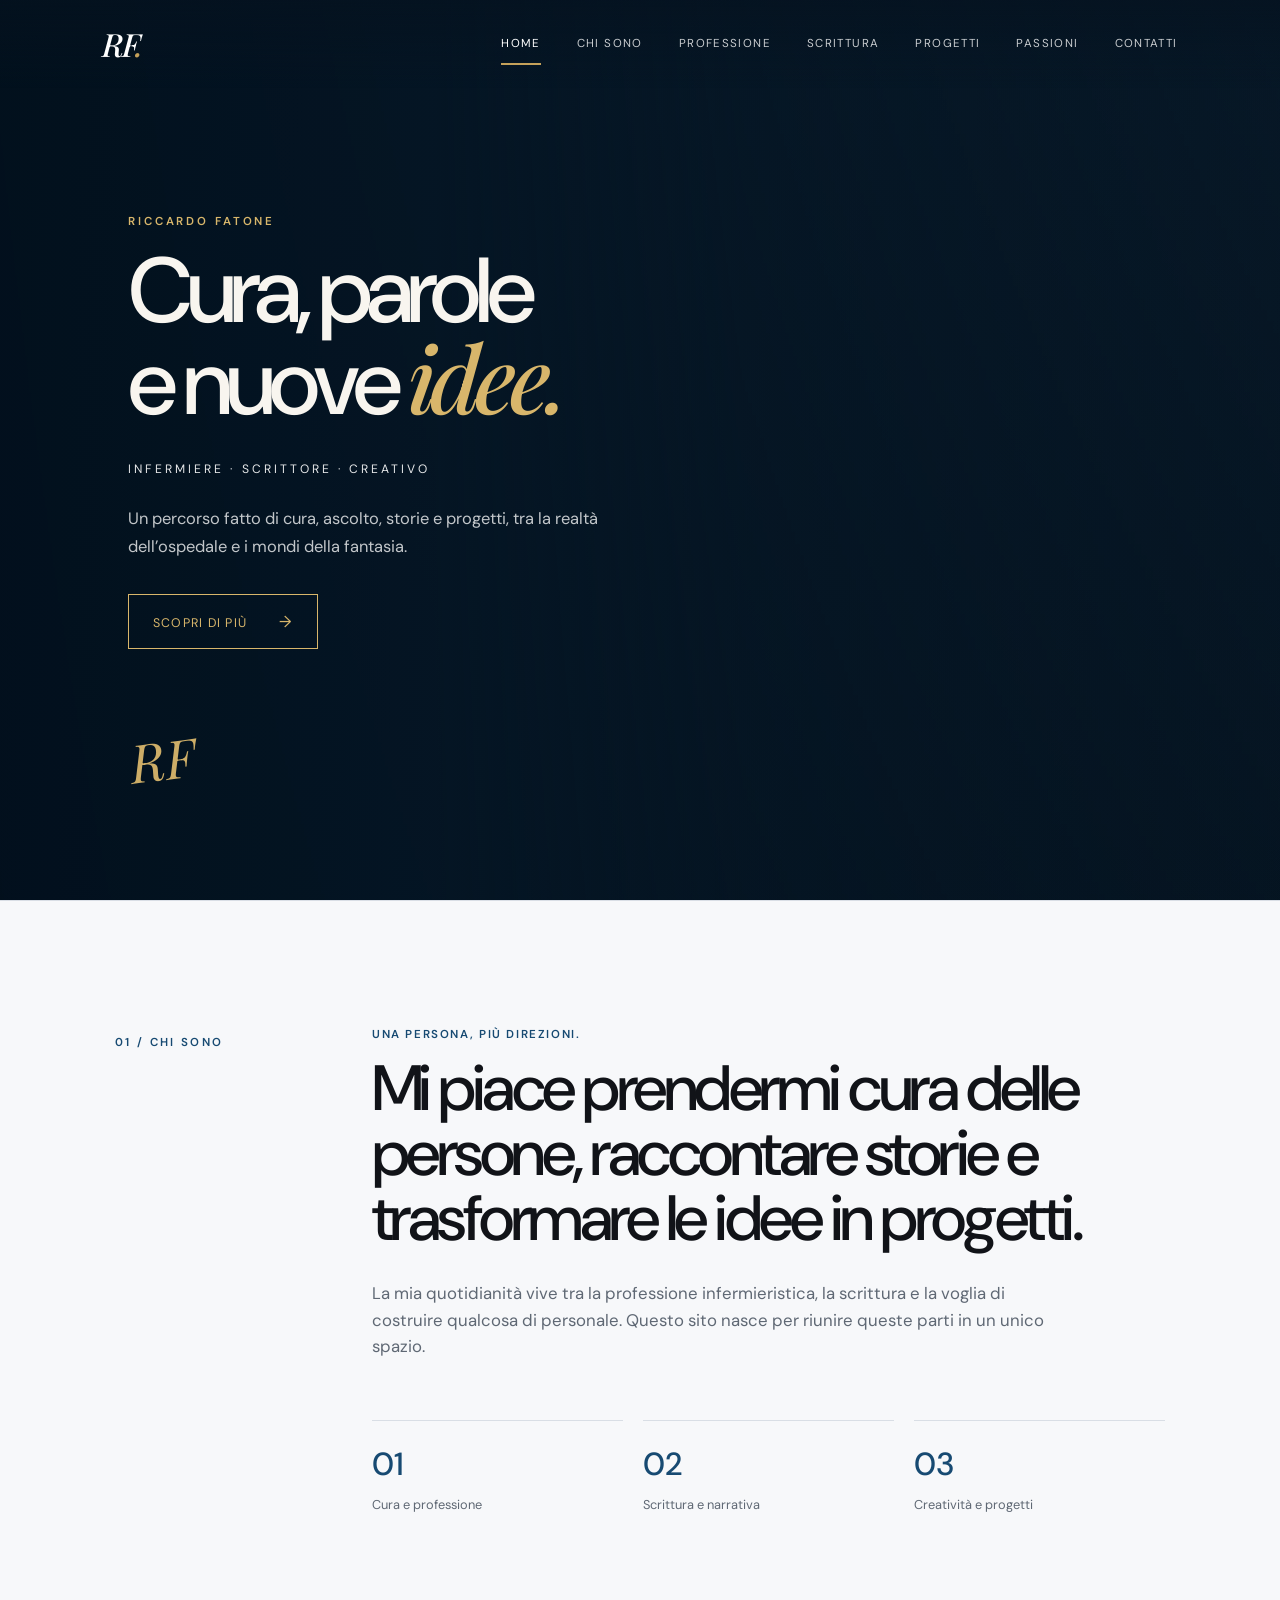
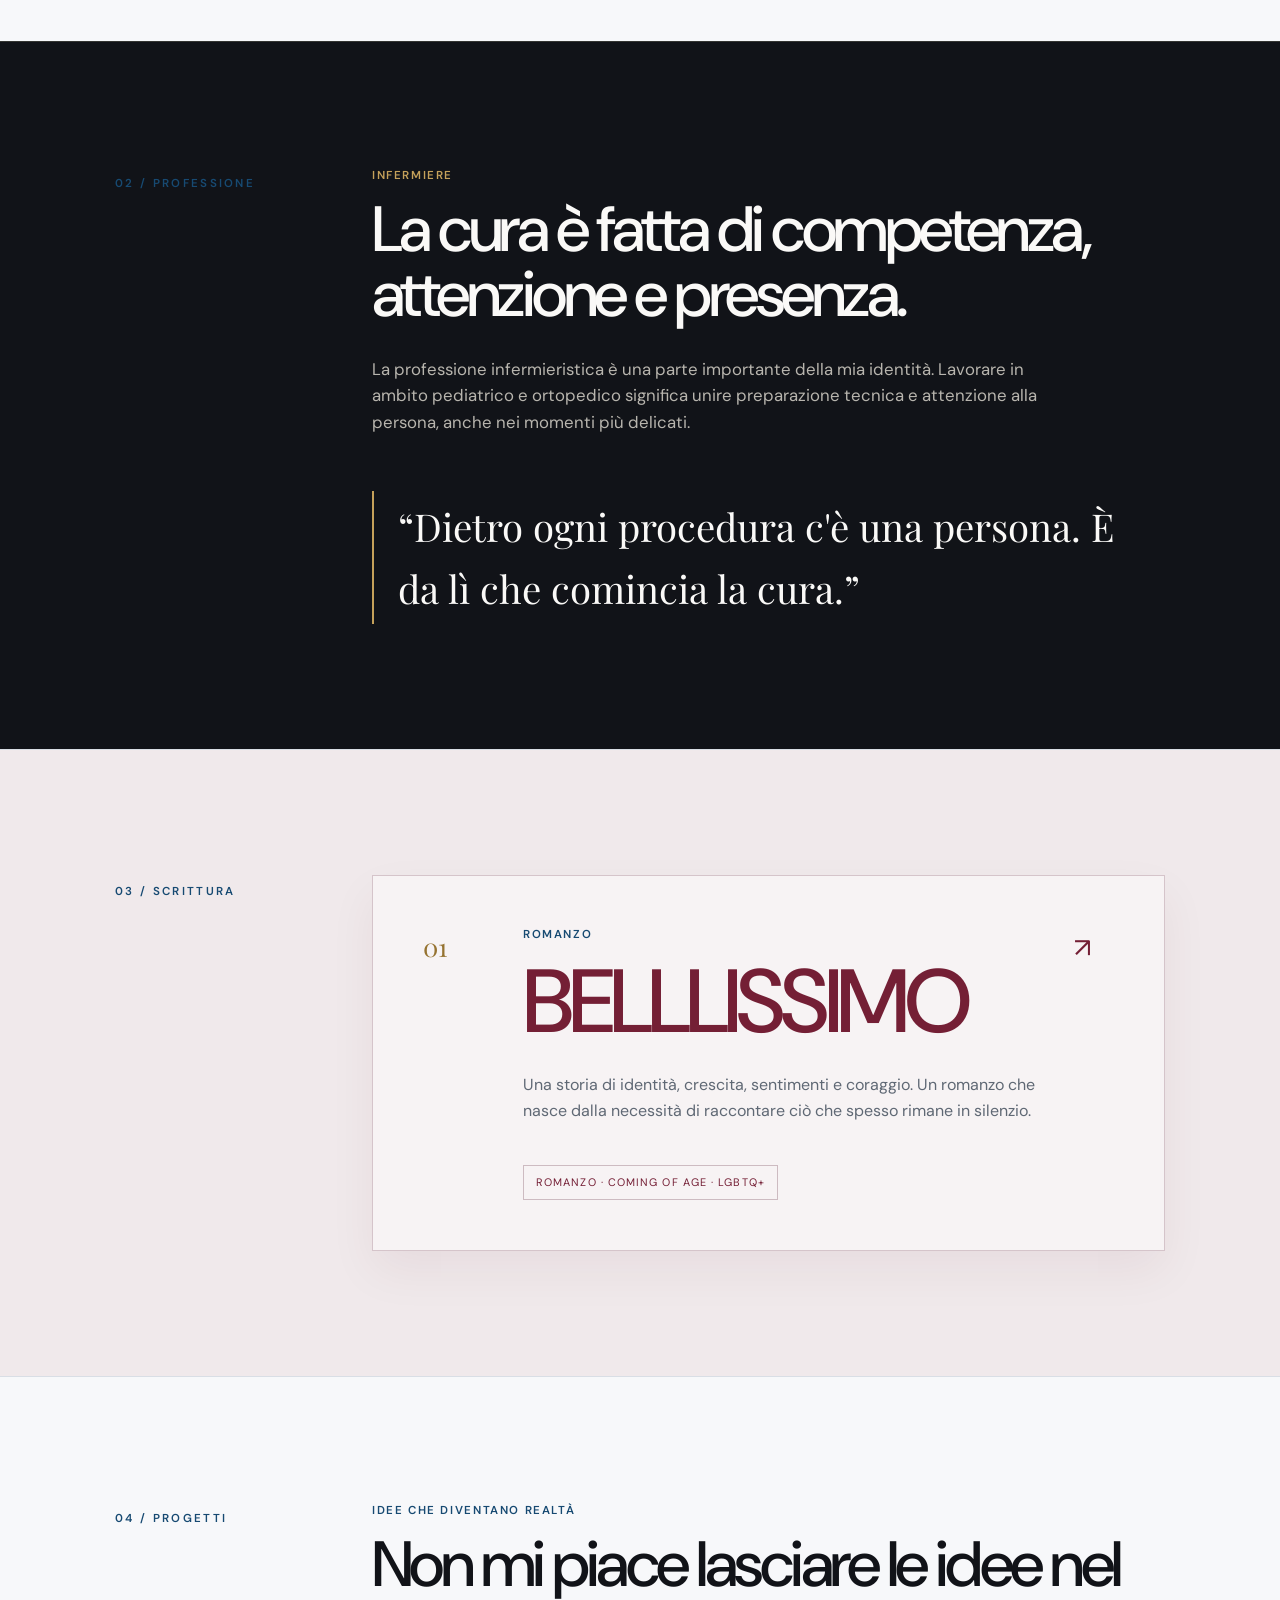
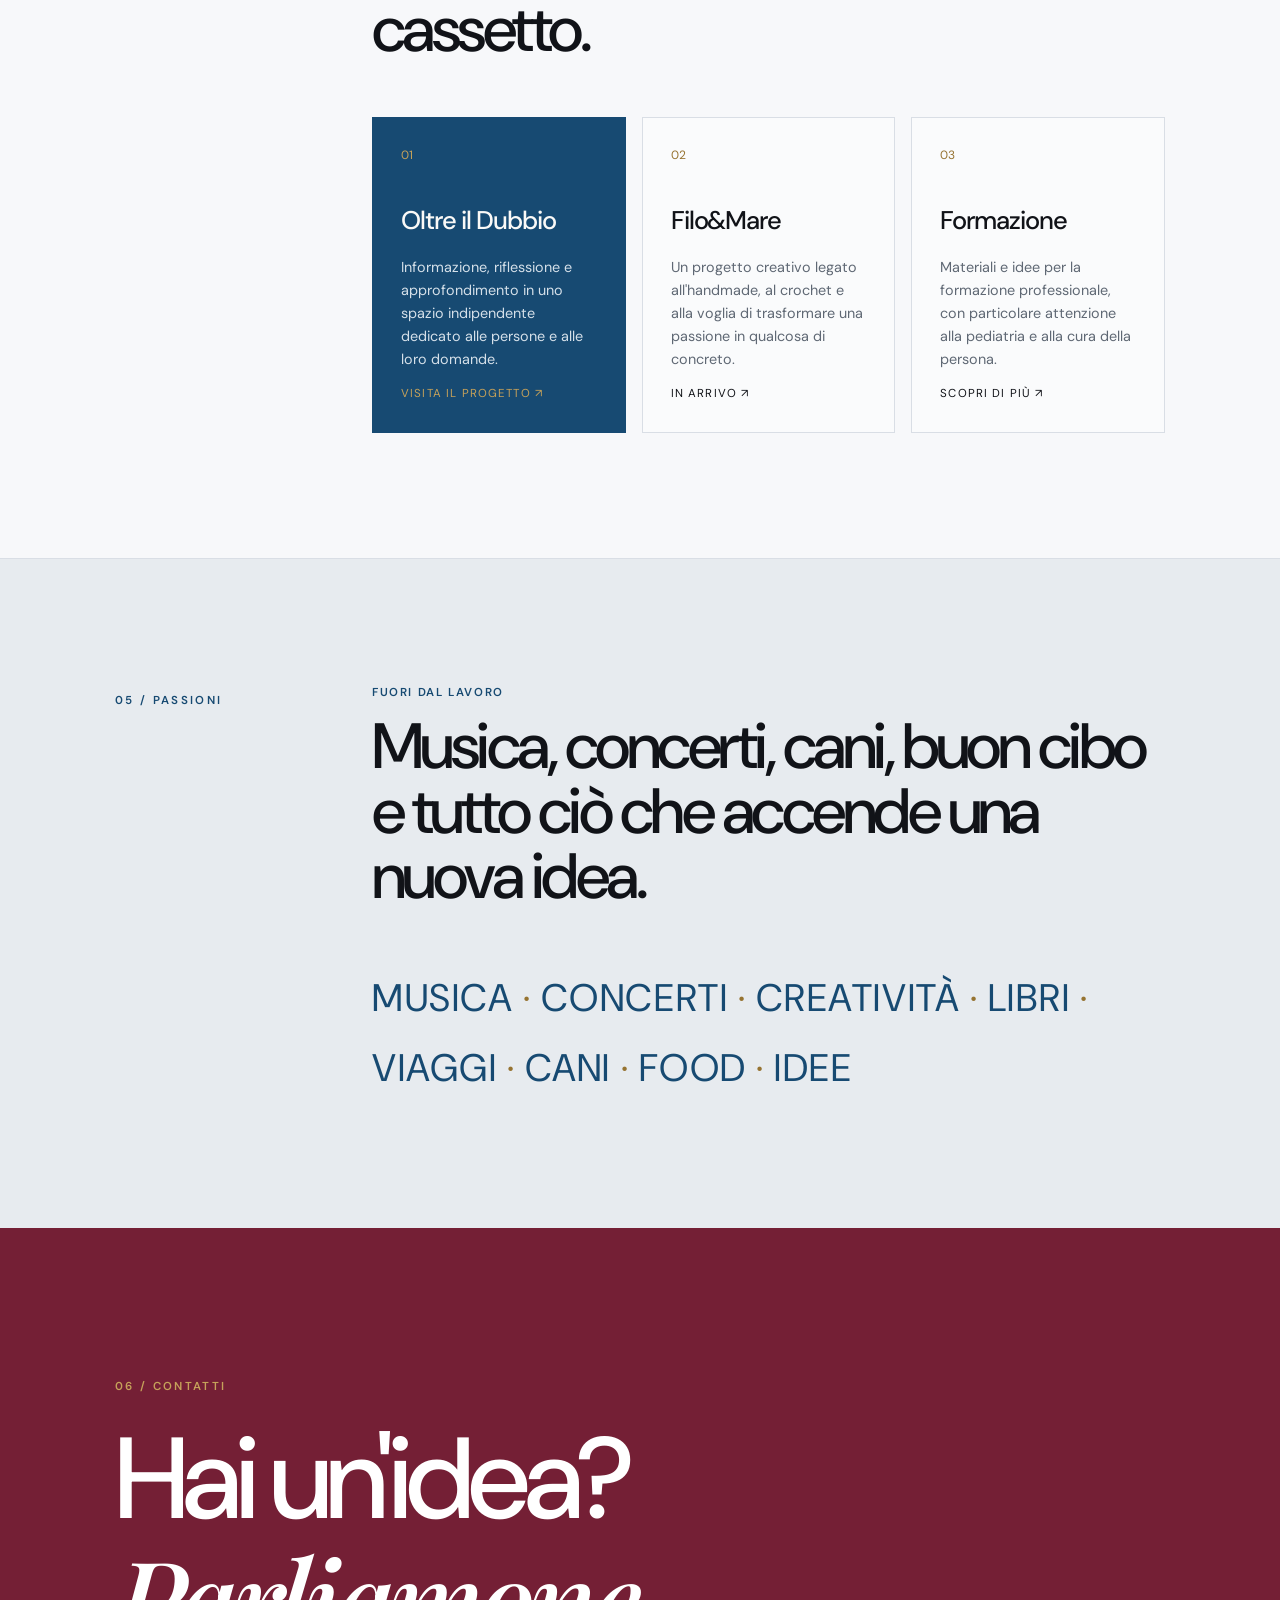
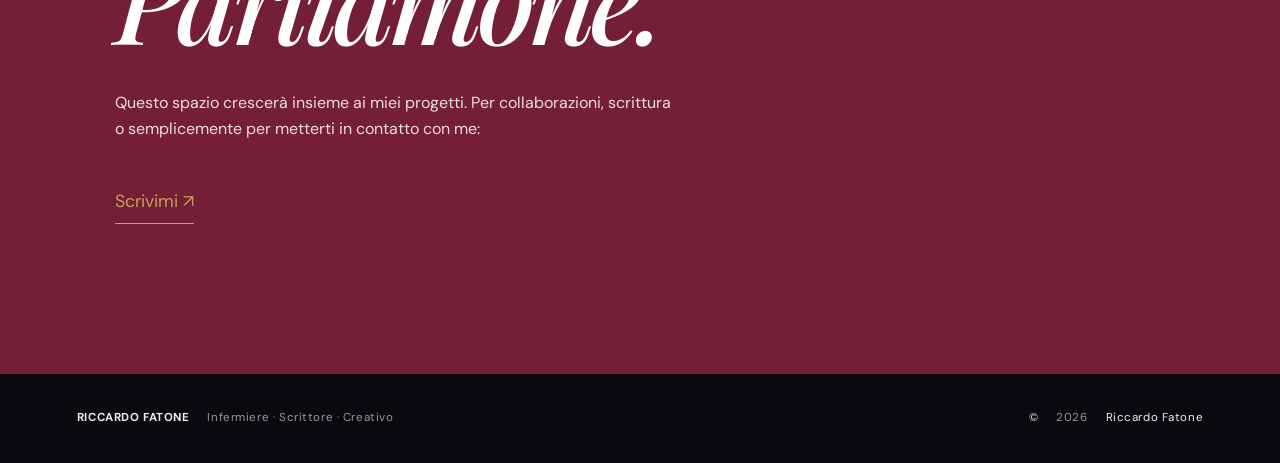
<file: index.html>
<!doctype html>
<html lang="it">
<head>
  <meta charset="utf-8">
  <meta name="viewport" content="width=device-width, initial-scale=1">
  <meta name="description" content="Riccardo Fatone — infermiere, scrittore e creativo.">
  <title>Riccardo Fatone — Infermiere · Scrittore · Creativo</title>
  <link rel="stylesheet" href="style.css">
</head>
<body>
  <header class="site-header">
    <a class="brand" href="#home" aria-label="Riccardo Fatone home">RF<span>.</span></a>
    <button class="menu-toggle" aria-label="Apri menu" aria-expanded="false">☰</button>
    <nav class="nav" aria-label="Navigazione principale">
      <a href="#home" class="active">Home</a>
      <a href="#chi-sono">Chi sono</a>
      <a href="#professione">Professione</a>
      <a href="#scrittura">Scrittura</a>
      <a href="#progetti">Progetti</a>
      <a href="#passioni">Passioni</a>
      <a href="#contatti">Contatti</a>
    </nav>
  </header>

  <main>
    <section id="home" class="hero hero-reference">
      <div class="hero-background"></div>
      <div class="hero-copy reveal">
        <p class="eyebrow">RICCARDO FATONE</p>
        <h1>Cura, parole<br>e nuove <em>idee.</em></h1>
        <p class="hero-role">INFERMIERE · SCRITTORE · CREATIVO</p>
        <p class="lead">Un percorso fatto di cura, ascolto, storie e progetti, tra la realtà dell’ospedale e i mondi della fantasia.</p>
        <div class="actions">
          <a class="button button-primary" href="#chi-sono">Scopri di più <span>→</span></a>
        </div>
        <div class="hero-signature" aria-hidden="true">RF</div>
      </div>
    </section>

    <section id="chi-sono" class="section split">
      <div class="section-label">01 / CHI SONO</div>
      <div class="section-content reveal">
        <p class="kicker">Una persona, più direzioni.</p>
        <h2>Mi piace prendermi cura delle persone, raccontare storie e trasformare le idee in progetti.</h2>
        <p>La mia quotidianità vive tra la professione infermieristica, la scrittura e la voglia di costruire qualcosa di personale. Questo sito nasce per riunire queste parti in un unico spazio.</p>
        <div class="facts">
          <div><strong>01</strong><span>Cura e professione</span></div>
          <div><strong>02</strong><span>Scrittura e narrativa</span></div>
          <div><strong>03</strong><span>Creatività e progetti</span></div>
        </div>
      </div>
    </section>

    <section id="professione" class="section dark-section">
      <div class="section-label">02 / PROFESSIONE</div>
      <div class="section-content reveal">
        <p class="kicker">Infermiere</p>
        <h2>La cura è fatta di competenza, attenzione e presenza.</h2>
        <p>La professione infermieristica è una parte importante della mia identità. Lavorare in ambito pediatrico e ortopedico significa unire preparazione tecnica e attenzione alla persona, anche nei momenti più delicati.</p>
        <div class="quote">“Dietro ogni procedura c'è una persona. È da lì che comincia la cura.”</div>
      </div>
    </section>

    <section id="scrittura" class="section writing-section">
      <div class="section-label">03 / SCRITTURA</div>
      <div class="book-card reveal">
        <div class="book-number">01</div>
        <div>
          <p class="kicker">Romanzo</p>
          <h2>BELLLISSIMO</h2>
          <p>Una storia di identità, crescita, sentimenti e coraggio. Un romanzo che nasce dalla necessità di raccontare ciò che spesso rimane in silenzio.</p>
          <span class="tag">Romanzo · Coming of age · LGBTQ+</span>
        </div>
        <a class="arrow-link" href="#contatti" aria-label="Scopri di più su BELLLISSIMO">↗</a>
      </div>
    </section>

    <section id="progetti" class="section">
      <div class="section-label">04 / PROGETTI</div>
      <div class="section-content reveal">
        <p class="kicker">Idee che diventano realtà</p>
        <h2>Non mi piace lasciare le idee nel cassetto.</h2>
        <div class="project-grid">
          <article class="project-card featured"><span>01</span><h3>Oltre il Dubbio</h3><p>Informazione, riflessione e approfondimento in uno spazio indipendente dedicato alle persone e alle loro domande.</p><a href="https://oltreildubbio.it" target="_blank" rel="noopener">Visita il progetto ↗</a></article>
          <article class="project-card"><span>02</span><h3>Filo&amp;Mare</h3><p>Un progetto creativo legato all'handmade, al crochet e alla voglia di trasformare una passione in qualcosa di concreto.</p><a href="#contatti">In arrivo ↗</a></article>
          <article class="project-card"><span>03</span><h3>Formazione</h3><p>Materiali e idee per la formazione professionale, con particolare attenzione alla pediatria e alla cura della persona.</p><a href="#contatti">Scopri di più ↗</a></article>
        </div>
      </div>
    </section>

    <section id="passioni" class="section passions">
      <div class="section-label">05 / PASSIONI</div>
      <div class="section-content reveal">
        <p class="kicker">Fuori dal lavoro</p>
        <h2>Musica, concerti, cani, buon cibo e tutto ciò che accende una nuova idea.</h2>
        <div class="word-cloud" aria-label="Passioni">MUSICA <i>·</i> CONCERTI <i>·</i> CREATIVITÀ <i>·</i> LIBRI <i>·</i> VIAGGI <i>·</i> CANI <i>·</i> FOOD <i>·</i> IDEE</div>
      </div>
    </section>

    <section id="contatti" class="contact-section">
      <p class="eyebrow">06 / CONTATTI</p>
      <h2>Hai un'idea?<br><em>Parliamone.</em></h2>
      <p>Questo spazio crescerà insieme ai miei progetti. Per collaborazioni, scrittura o semplicemente per metterti in contatto con me:</p>
      <a class="contact-link" href="mailto:riccardo.fatone@gmail.com">Scrivimi ↗</a>
    </section>
  </main>

  <footer>
    <div><strong>RICCARDO FATONE</strong><span>Infermiere · Scrittore · Creativo</span></div>
    <div>© <span id="year"></span> Riccardo Fatone</div>
  </footer>
  <script src="script.js"></script>
</body>
</html>
</file>
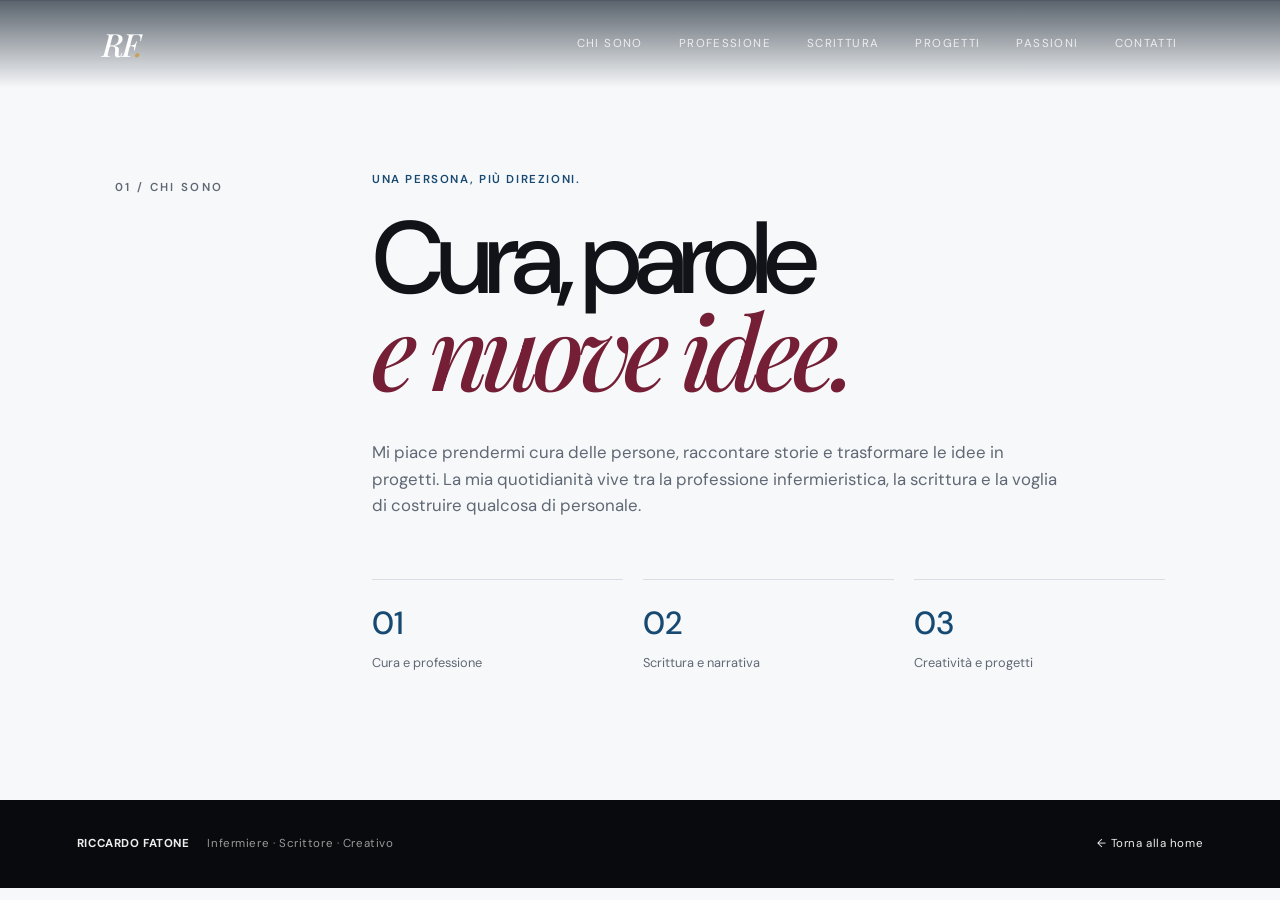
<file: chi-sono.html>
<!doctype html><html lang="it"><head><meta charset="utf-8"><meta name="viewport" content="width=device-width,initial-scale=1"><title>Chi sono — Riccardo Fatone</title><link rel="stylesheet" href="style.css"><link rel="stylesheet" href="soft.css"></head><body><header class="site-header"><a class="brand" href="index.html">RF<span>.</span></a><nav class="nav"><a href="chi-sono.html">Chi sono</a><a href="professione.html">Professione</a><a href="scrittura.html">Scrittura</a><a href="progetti.html">Progetti</a><a href="passioni.html">Passioni</a><a href="contatti.html">Contatti</a></nav></header><main><section class="section" style="padding-top:170px;min-height:78vh"><div class="section-label">01 / CHI SONO</div><div class="section-content reveal"><p class="kicker">Una persona, più direzioni.</p><h1 style="font-size:clamp(3.5rem,8vw,7rem)">Cura, parole<br><em>e nuove idee.</em></h1><p>Mi piace prendermi cura delle persone, raccontare storie e trasformare le idee in progetti. La mia quotidianità vive tra la professione infermieristica, la scrittura e la voglia di costruire qualcosa di personale.</p><div class="facts"><div><strong>01</strong><span>Cura e professione</span></div><div><strong>02</strong><span>Scrittura e narrativa</span></div><div><strong>03</strong><span>Creatività e progetti</span></div></div></div></section></main><footer><div><strong>RICCARDO FATONE</strong><span>Infermiere · Scrittore · Creativo</span></div><a href="index.html">← Torna alla home</a></footer><script src="script.js"></script></body></html>
</file>
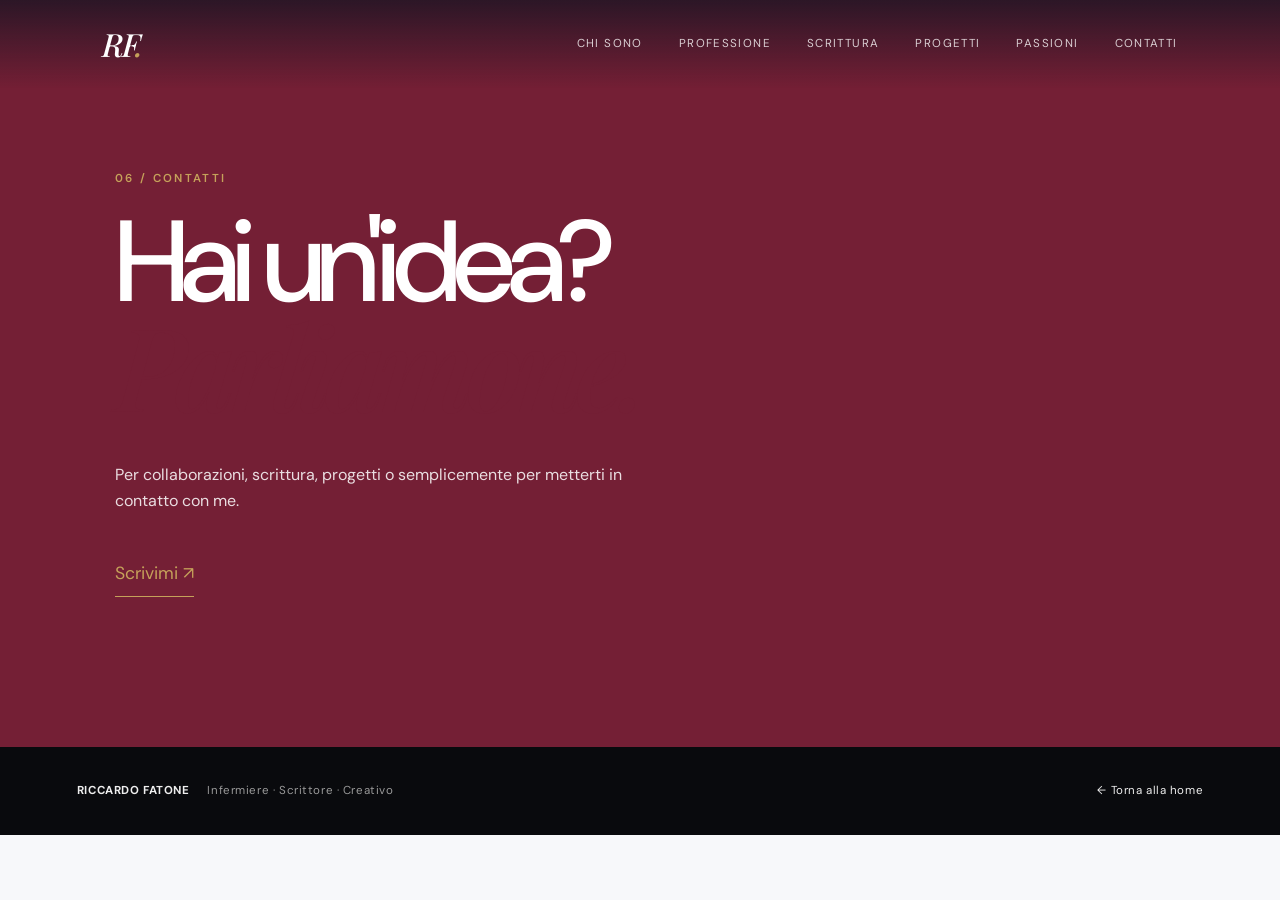
<file: contatti.html>
<!doctype html><html lang="it"><head><meta charset="utf-8"><meta name="viewport" content="width=device-width,initial-scale=1"><title>Contatti — Riccardo Fatone</title><link rel="stylesheet" href="style.css"><link rel="stylesheet" href="soft.css"></head><body><header class="site-header"><a class="brand" href="index.html">RF<span>.</span></a><nav class="nav"><a href="chi-sono.html">Chi sono</a><a href="professione.html">Professione</a><a href="scrittura.html">Scrittura</a><a href="progetti.html">Progetti</a><a href="passioni.html">Passioni</a><a href="contatti.html">Contatti</a></nav></header><main><section class="contact-section" style="min-height:82vh;padding-top:170px"><p class="eyebrow">06 / CONTATTI</p><h1>Hai un'idea?<br><em>Parliamone.</em></h1><p>Per collaborazioni, scrittura, progetti o semplicemente per metterti in contatto con me.</p><a class="contact-link" href="mailto:riccardo.fatone@gmail.com">Scrivimi ↗</a></section></main><footer><div><strong>RICCARDO FATONE</strong><span>Infermiere · Scrittore · Creativo</span></div><a href="index.html">← Torna alla home</a></footer><script src="script.js"></script></body></html>
</file>
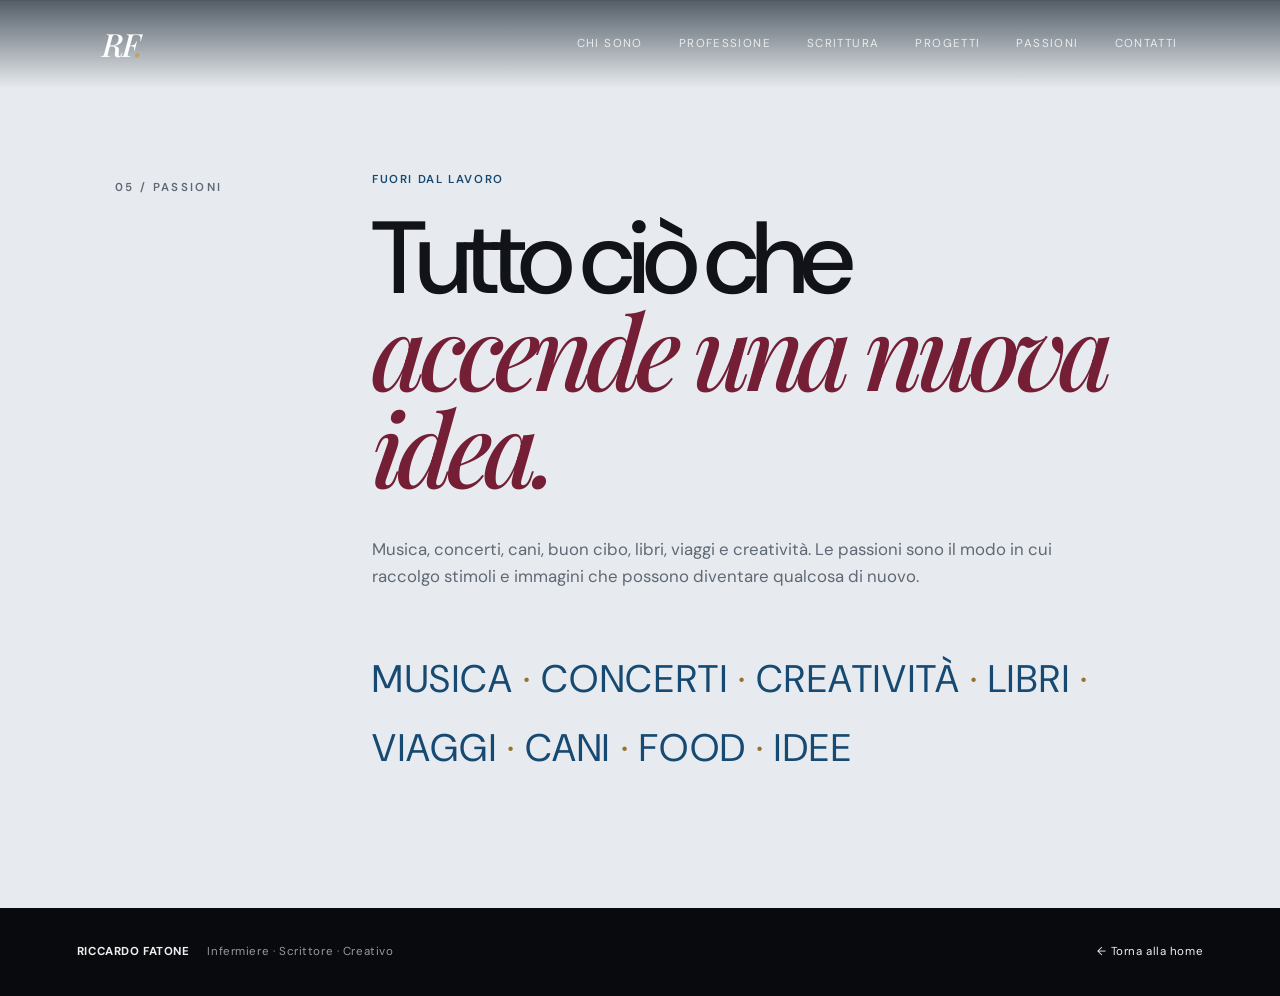
<file: passioni.html>
<!doctype html><html lang="it"><head><meta charset="utf-8"><meta name="viewport" content="width=device-width,initial-scale=1"><title>Passioni — Riccardo Fatone</title><link rel="stylesheet" href="style.css"><link rel="stylesheet" href="soft.css"></head><body><header class="site-header"><a class="brand" href="index.html">RF<span>.</span></a><nav class="nav"><a href="chi-sono.html">Chi sono</a><a href="professione.html">Professione</a><a href="scrittura.html">Scrittura</a><a href="progetti.html">Progetti</a><a href="passioni.html">Passioni</a><a href="contatti.html">Contatti</a></nav></header><main><section class="section passions" style="padding-top:170px;min-height:82vh"><div class="section-label">05 / PASSIONI</div><div class="section-content reveal"><p class="kicker">Fuori dal lavoro</p><h1 style="font-size:clamp(3.5rem,8vw,7rem)">Tutto ciò che<br><em>accende una nuova idea.</em></h1><p>Musica, concerti, cani, buon cibo, libri, viaggi e creatività. Le passioni sono il modo in cui raccolgo stimoli e immagini che possono diventare qualcosa di nuovo.</p><div class="word-cloud">MUSICA <i>·</i> CONCERTI <i>·</i> CREATIVITÀ <i>·</i> LIBRI <i>·</i> VIAGGI <i>·</i> CANI <i>·</i> FOOD <i>·</i> IDEE</div></div></section></main><footer><div><strong>RICCARDO FATONE</strong><span>Infermiere · Scrittore · Creativo</span></div><a href="index.html">← Torna alla home</a></footer><script src="script.js"></script></body></html>
</file>
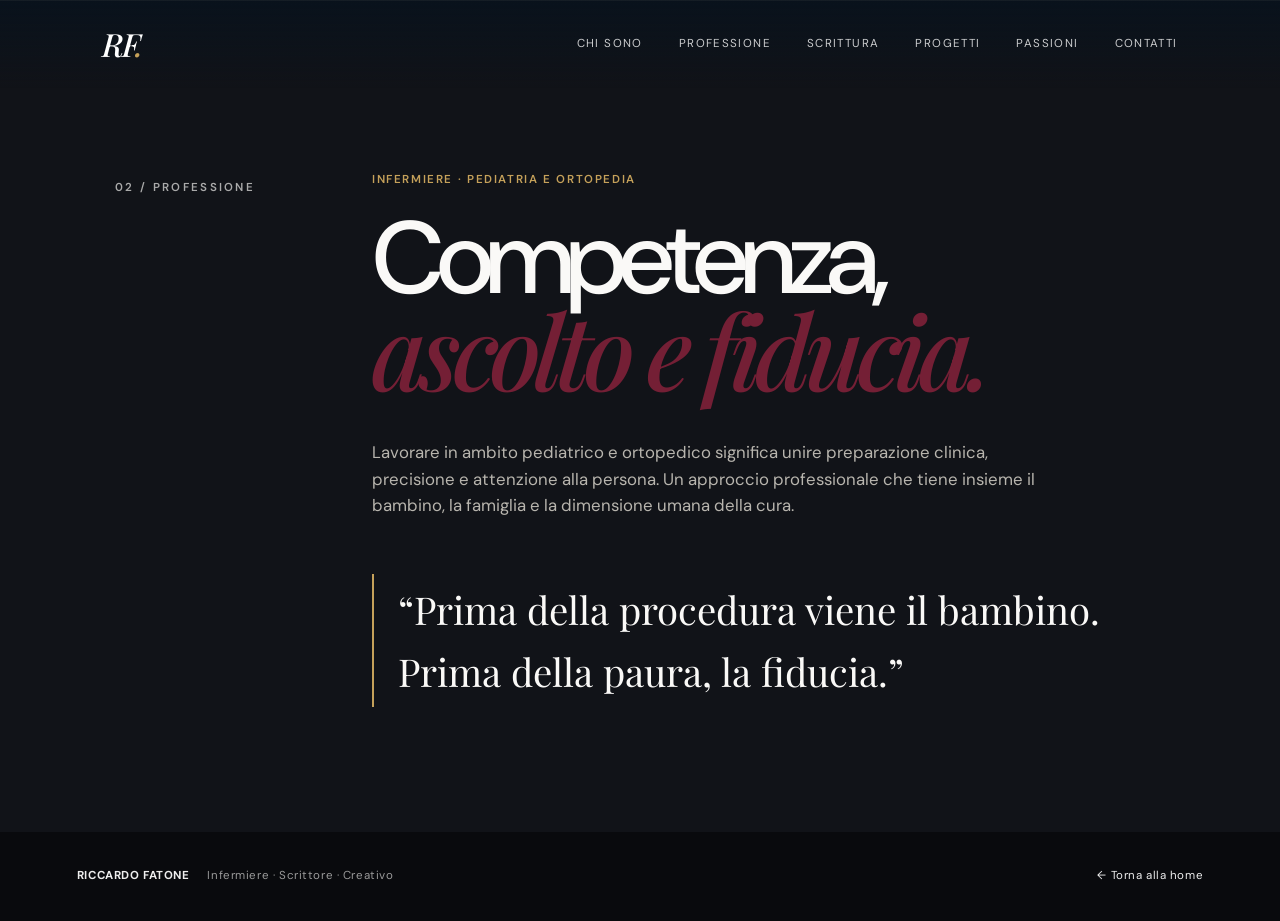
<file: professione.html>
<!doctype html><html lang="it"><head><meta charset="utf-8"><meta name="viewport" content="width=device-width,initial-scale=1"><title>Professione — Riccardo Fatone</title><link rel="stylesheet" href="style.css"><link rel="stylesheet" href="soft.css"></head><body><header class="site-header"><a class="brand" href="index.html">RF<span>.</span></a><nav class="nav"><a href="chi-sono.html">Chi sono</a><a href="professione.html">Professione</a><a href="scrittura.html">Scrittura</a><a href="progetti.html">Progetti</a><a href="passioni.html">Passioni</a><a href="contatti.html">Contatti</a></nav></header><main><section class="section dark-section" style="padding-top:170px;min-height:82vh"><div class="section-label">02 / PROFESSIONE</div><div class="section-content reveal"><p class="kicker">Infermiere · Pediatria e ortopedia</p><h1 style="font-size:clamp(3.5rem,8vw,7rem)">Competenza,<br><em>ascolto e fiducia.</em></h1><p>Lavorare in ambito pediatrico e ortopedico significa unire preparazione clinica, precisione e attenzione alla persona. Un approccio professionale che tiene insieme il bambino, la famiglia e la dimensione umana della cura.</p><div class="quote">“Prima della procedura viene il bambino. Prima della paura, la fiducia.”</div></div></section></main><footer><div><strong>RICCARDO FATONE</strong><span>Infermiere · Scrittore · Creativo</span></div><a href="index.html">← Torna alla home</a></footer><script src="script.js"></script></body></html>
</file>
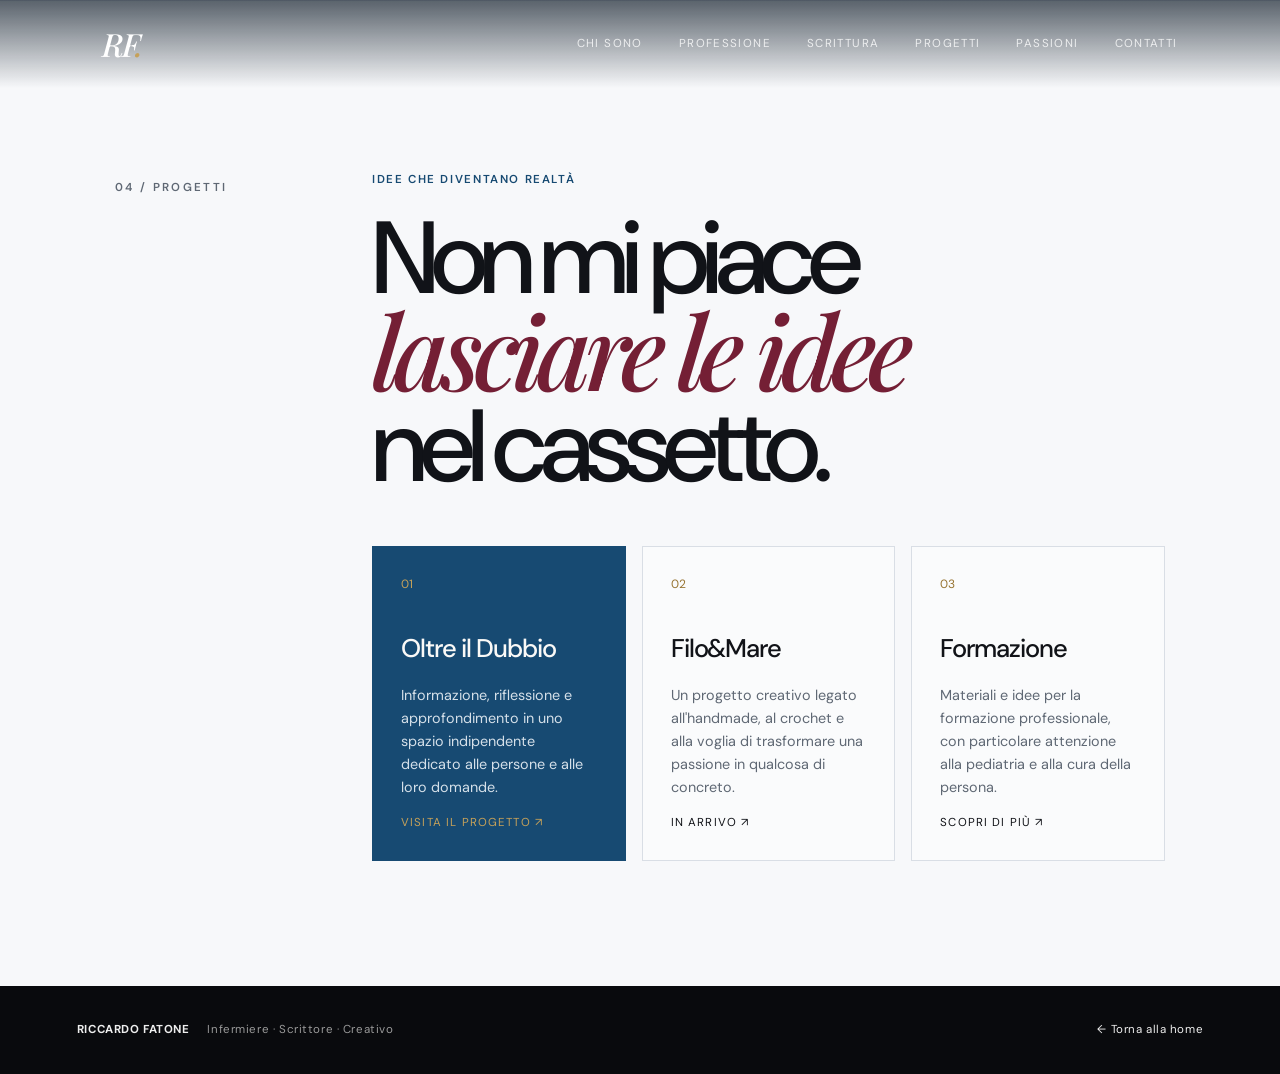
<file: progetti.html>
<!doctype html><html lang="it"><head><meta charset="utf-8"><meta name="viewport" content="width=device-width,initial-scale=1"><title>Progetti — Riccardo Fatone</title><link rel="stylesheet" href="style.css"><link rel="stylesheet" href="soft.css"></head><body><header class="site-header"><a class="brand" href="index.html">RF<span>.</span></a><nav class="nav"><a href="chi-sono.html">Chi sono</a><a href="professione.html">Professione</a><a href="scrittura.html">Scrittura</a><a href="progetti.html">Progetti</a><a href="passioni.html">Passioni</a><a href="contatti.html">Contatti</a></nav></header><main><section class="section" style="padding-top:170px;min-height:82vh"><div class="section-label">04 / PROGETTI</div><div class="section-content reveal"><p class="kicker">Idee che diventano realtà</p><h1 style="font-size:clamp(3.5rem,8vw,7rem)">Non mi piace<br><em>lasciare le idee</em><br>nel cassetto.</h1><div class="project-grid"><article class="project-card featured"><span>01</span><h3>Oltre il Dubbio</h3><p>Informazione, riflessione e approfondimento in uno spazio indipendente dedicato alle persone e alle loro domande.</p><a href="https://oltreildubbio.it" target="_blank" rel="noopener">Visita il progetto ↗</a></article><article class="project-card"><span>02</span><h3>Filo&amp;Mare</h3><p>Un progetto creativo legato all'handmade, al crochet e alla voglia di trasformare una passione in qualcosa di concreto.</p><a href="contatti.html">In arrivo ↗</a></article><article class="project-card"><span>03</span><h3>Formazione</h3><p>Materiali e idee per la formazione professionale, con particolare attenzione alla pediatria e alla cura della persona.</p><a href="contatti.html">Scopri di più ↗</a></article></div></div></section></main><footer><div><strong>RICCARDO FATONE</strong><span>Infermiere · Scrittore · Creativo</span></div><a href="index.html">← Torna alla home</a></footer><script src="script.js"></script></body></html>
</file>
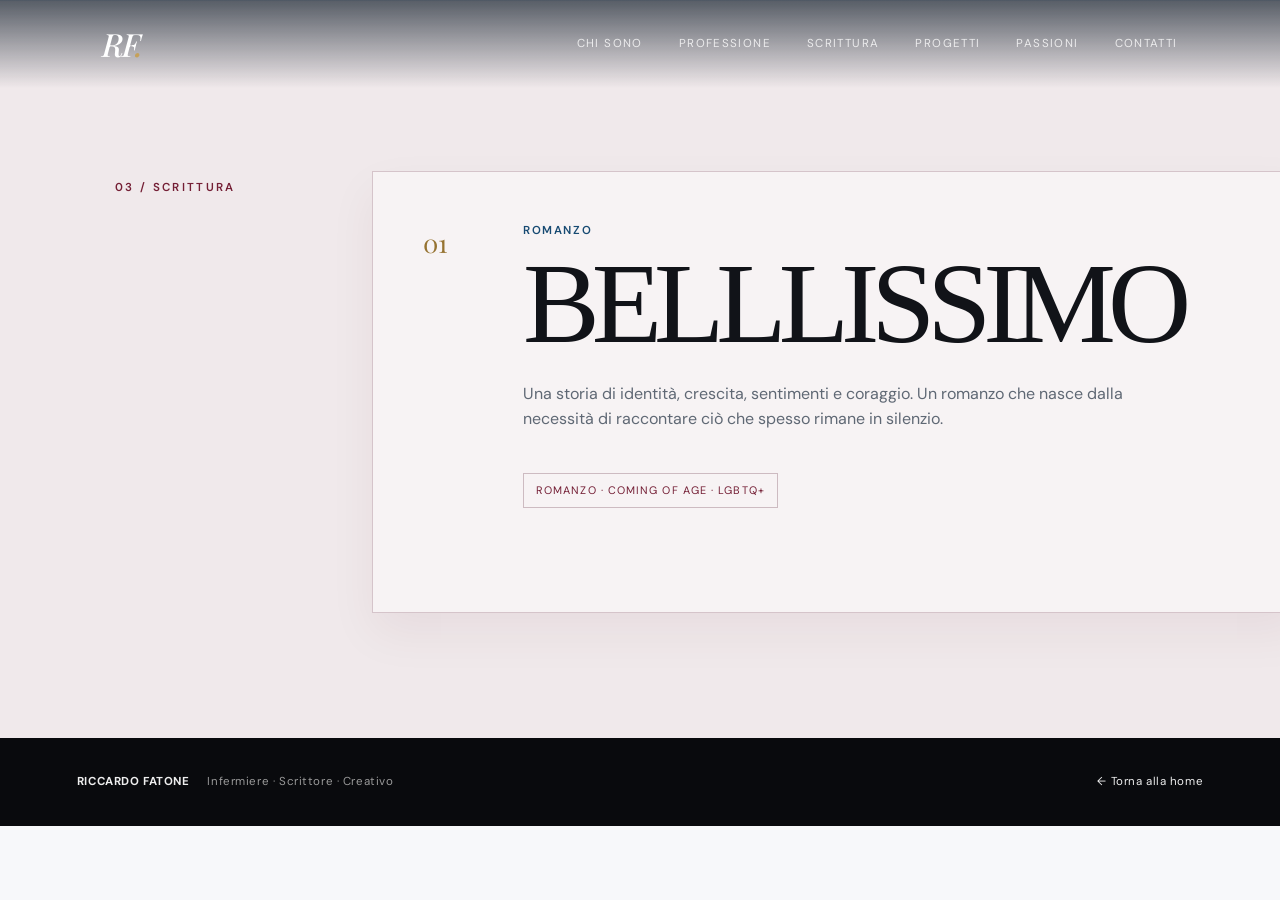
<file: scrittura.html>
<!doctype html><html lang="it"><head><meta charset="utf-8"><meta name="viewport" content="width=device-width,initial-scale=1"><title>Scrittura — Riccardo Fatone</title><link rel="stylesheet" href="style.css"><link rel="stylesheet" href="soft.css"></head><body><header class="site-header"><a class="brand" href="index.html">RF<span>.</span></a><nav class="nav"><a href="chi-sono.html">Chi sono</a><a href="professione.html">Professione</a><a href="scrittura.html">Scrittura</a><a href="progetti.html">Progetti</a><a href="passioni.html">Passioni</a><a href="contatti.html">Contatti</a></nav></header><main><section class="section writing-section" style="padding-top:170px;min-height:82vh"><div class="section-label">03 / SCRITTURA</div><div class="book-card reveal"><div class="book-number">01</div><div><p class="kicker">Romanzo</p><h1 style="font-family:'Cormorant Garamond',serif;font-size:clamp(4rem,9vw,8rem);line-height:.9;margin:10px 0 25px">BELLLISSIMO</h1><p>Una storia di identità, crescita, sentimenti e coraggio. Un romanzo che nasce dalla necessità di raccontare ciò che spesso rimane in silenzio.</p><span class="tag">Romanzo · Coming of age · LGBTQ+</span></div></div></section></main><footer><div><strong>RICCARDO FATONE</strong><span>Infermiere · Scrittore · Creativo</span></div><a href="index.html">← Torna alla home</a></footer><script src="script.js"></script></body></html>
</file>
<file: style.css>
@import url('https://fonts.googleapis.com/css2?family=DM+Sans:wght@400;500;600&family=Playfair+Display:ital,wght@0,500;0,600;1,500;1,600&display=swap');
:root{--bg:#f7f8fa;--ink:#111318;--muted:#5f6874;--line:#d9dee5;--accent:#174a72;--blue:#174a72;--blue-light:#2c719d;--gold:#c5a15a;--gold-dark:#967331;--burgundy:#741f35;--burgundy-dark:#511526;--dark:#111318;--light:#faf9f7;--soft:#eef2f6}*{box-sizing:border-box}html{scroll-behavior:smooth}body{margin:0;background:var(--bg);color:var(--ink);font-family:'DM Sans',sans-serif;line-height:1.6}a{color:inherit;text-decoration:none}.site-header{position:fixed;z-index:20;top:0;left:0;right:0;height:88px;padding:0 8vw;display:flex;align-items:center;justify-content:space-between;background:linear-gradient(180deg,rgba(5,18,31,.65),rgba(5,18,31,0));border-bottom:0;backdrop-filter:none}.brand{font-size:2rem;font-weight:500;letter-spacing:-.09em;color:#fff;font-family:'Playfair Display',serif;font-style:italic}.brand span{color:var(--gold)}.nav{display:flex;gap:36px;font-size:.72rem;text-transform:uppercase;letter-spacing:.12em;color:#fff}.nav a{opacity:.78;transition:.25s;position:relative}.nav a:hover,.nav a.active{opacity:1;color:#fff}.nav a.active:after{content:'';position:absolute;left:0;right:0;bottom:-12px;height:2px;background:var(--gold)}.menu-toggle{display:none;background:none;border:0;font-size:1.5rem;color:#fff}.hero{min-height:100vh;padding:150px 9vw 90px;display:grid;grid-template-columns:1.15fr .85fr;align-items:center;gap:5vw}.eyebrow,.section-label{font-size:.72rem;letter-spacing:.2em;font-weight:600}.eyebrow{color:var(--blue)}h1,h2,h3,p{margin-top:0}h1{font-size:clamp(4rem,9vw,8.8rem);line-height:.88;letter-spacing:-.07em;margin:24px 0 38px;font-weight:500}h1 em,h2 em{font-family:'Playfair Display',serif;font-weight:500}h1 em{color:var(--burgundy)}h2{font-size:clamp(2.3rem,5vw,5rem);line-height:1.02;letter-spacing:-.055em;font-weight:500;margin-bottom:28px}.lead{max-width:620px;font-size:1.1rem;color:var(--muted)}.actions{display:flex;gap:14px;margin-top:38px;flex-wrap:wrap}.button{padding:14px 22px;border:1px solid var(--ink);font-size:.78rem;text-transform:uppercase;letter-spacing:.1em;transition:.25s}.button-primary{background:var(--blue);border-color:var(--blue);color:var(--light)}.button-primary:hover{background:var(--burgundy);border-color:var(--burgundy)}.button-ghost:hover{background:#fff;border-color:var(--gold);color:var(--burgundy)}.hero-mark{height:540px;display:grid;place-items:center;position:relative}.portrait-frame{width:min(31vw,390px);height:min(43vw,500px);min-width:260px;min-height:350px;border-radius:24px;overflow:hidden;position:relative;z-index:2;background:var(--blue);box-shadow:0 30px 70px rgba(17,19,24,.18);border:6px solid rgba(197,161,90,.55)}.portrait-frame img{width:100%;height:100%;object-fit:cover;object-position:center;display:block}.circle{position:absolute;z-index:3;left:7%;bottom:6%;width:118px;height:118px;border-radius:50%;background:var(--dark);color:var(--gold);display:grid;place-items:center;font-size:2.6rem;font-weight:600;letter-spacing:-.12em;box-shadow:0 18px 35px rgba(0,0,0,.2);border:2px solid var(--gold)}.circle span{transform:translateX(-.04em)}.orbit{position:absolute;border:1px solid var(--gold);border-radius:50%;animation:spin 18s linear infinite;z-index:1}.orbit-one{width:82%;height:48%;transform:rotate(-28deg)}.orbit-two{width:92%;height:62%;transform:rotate(55deg);animation-duration:25s;animation-direction:reverse}@keyframes spin{to{transform:rotate(360deg)}}.section{padding:125px 9vw;display:grid;grid-template-columns:180px 1fr;gap:6vw;border-top:1px solid var(--line)}.section-label{color:var(--muted);padding-top:8px}.section-content{max-width:1000px}.section-content>p:not(.kicker){color:var(--muted);max-width:700px;font-size:1.05rem}.kicker{color:var(--blue);text-transform:uppercase;letter-spacing:.14em;font-size:.72rem;font-weight:600}.facts{display:grid;grid-template-columns:repeat(3,1fr);gap:20px;margin-top:60px}.facts div{border-top:1px solid var(--line);padding-top:18px}.facts strong{display:block;font-size:2rem;font-weight:500;color:var(--blue)}.facts span{font-size:.8rem;color:var(--muted)}.dark-section{background:var(--dark);color:var(--light);border-color:#343532}.dark-section .section-label{color:#aaa}.dark-section .kicker{color:var(--gold)}.dark-section .section-content>p:not(.kicker){color:#b8b5ae}.quote{margin-top:55px;border-left:2px solid var(--gold);padding:5px 0 5px 24px;font-family:'Playfair Display',serif;font-size:clamp(1.5rem,3vw,2.5rem);max-width:760px}.writing-section{background:#f0e9eb}.writing-section .section-label{color:var(--burgundy)}.book-card{grid-column:2;max-width:1000px;border:1px solid #d5c4ca;padding:50px;display:grid;grid-template-columns:70px 1fr 40px;gap:30px;background:rgba(255,255,255,.45);box-shadow:0 20px 45px rgba(81,21,38,.06)}.book-number{font-family:'Playfair Display',serif;font-size:1.6rem;color:var(--gold-dark)}.book-card h2{font-size:clamp(3rem,7vw,7rem);margin:10px 0 25px;color:var(--burgundy)}.book-card p:not(.kicker){max-width:650px;color:var(--muted)}.tag{display:inline-block;margin-top:25px;border:1px solid #cdbbc1;padding:8px 12px;font-size:.68rem;letter-spacing:.1em;text-transform:uppercase;color:var(--burgundy)}.arrow-link{font-size:1.7rem;color:var(--burgundy);transition:.25s}.arrow-link:hover{color:var(--gold-dark);transform:translate(4px,-4px)}.project-grid{display:grid;grid-template-columns:repeat(3,1fr);gap:16px;margin-top:55px}.project-card{border:1px solid var(--line);padding:28px;min-height:300px;display:flex;flex-direction:column;transition:.3s;background:rgba(255,255,255,.35)}.project-card:hover{transform:translateY(-6px);border-color:var(--gold)}.project-card>span{color:var(--gold-dark);font-size:.75rem}.project-card h3{font-size:1.6rem;font-weight:500;letter-spacing:-.04em;margin:35px 0 14px}.project-card p{font-size:.9rem;color:var(--muted)}.project-card a{margin-top:auto;font-size:.72rem;text-transform:uppercase;letter-spacing:.1em}.featured{background:var(--blue);color:var(--light);border-color:var(--blue)}.featured>span{color:var(--gold)}.featured p{color:#d5e0e9}.featured a{color:var(--gold)}.passions{background:#e7ebef}.passions .word-cloud{color:var(--blue)}.word-cloud{margin-top:55px;font-size:clamp(1.2rem,3vw,2.8rem);line-height:1.8;letter-spacing:.04em}.word-cloud i{font-style:normal;color:var(--gold-dark)}.contact-section{padding:150px 9vw;background:var(--burgundy);color:white}.contact-section .eyebrow{color:var(--gold);opacity:1}.contact-section h2{font-size:clamp(4rem,9vw,9rem);margin:25px 0}.contact-section p{max-width:560px;opacity:.85}.contact-link{display:inline-block;margin-top:30px;border-bottom:1px solid var(--gold);padding-bottom:8px;font-size:1.1rem;color:var(--gold)}footer{padding:35px 6vw;display:flex;justify-content:space-between;gap:20px;font-size:.72rem;letter-spacing:.05em;background:#090a0d;color:#eee}footer div{display:flex;gap:18px;flex-wrap:wrap}footer span{color:#999}.reveal{opacity:0;transform:translateY(24px);transition:opacity .8s ease,transform .8s ease}.reveal.visible{opacity:1;transform:none}

/* HOMEPAGE — visual direction inspired by the supplied reference */
.hero-reference{position:relative;isolation:isolate;min-height:100svh;padding:0 10vw;display:flex;align-items:center;overflow:hidden;background:#071827;color:#fff}.hero-background{position:absolute;inset:0;z-index:-2;background-image:linear-gradient(90deg,rgba(5,19,32,.97) 0%,rgba(7,24,39,.92) 34%,rgba(7,24,39,.45) 58%,rgba(7,24,39,.08) 100%),linear-gradient(0deg,rgba(5,15,24,.32),rgba(5,15,24,.02)),url('riccardo-professionale-ritratto.webp');background-size:auto,auto,cover;background-position:center,center,68% center;background-repeat:no-repeat;filter:saturate(.96) contrast(1.03)}.hero-reference .hero-copy{position:relative;z-index:2;max-width:610px;padding-top:70px}.hero-reference .eyebrow{color:#d8b66b;letter-spacing:.25em;margin-bottom:18px}.hero-reference h1{font-size:clamp(4rem,7.2vw,7.4rem);line-height:.92;letter-spacing:-.065em;margin:0 0 34px;color:#f8f5ef}.hero-reference h1 em{color:#d8b66b}.hero-role{font-size:.76rem;letter-spacing:.25em;color:rgba(255,255,255,.9);margin:0 0 26px}.hero-reference .lead{font-size:1.03rem;line-height:1.65;max-width:470px;color:rgba(255,255,255,.76);margin-bottom:0}.hero-reference .actions{margin-top:34px}.hero-reference .button-primary{background:transparent;border:1px solid #d8b66b;color:#d8b66b;padding:14px 24px}.hero-reference .button-primary span{display:inline-block;margin-left:28px;font-size:1rem;transition:.25s}.hero-reference .button-primary:hover{background:#d8b66b;color:#071827;border-color:#d8b66b}.hero-reference .button-primary:hover span{transform:translateX(5px)}.hero-signature{margin-top:55px;font-family:'Playfair Display',serif;font-style:italic;font-size:3.3rem;line-height:1;color:#d8b66b;transform:rotate(-8deg);opacity:.95}.hero-reference~.section{position:relative}.hero-reference~.section .section-label{color:var(--blue)}

@media(max-width:800px){.site-header{height:70px;padding:0 6vw;background:linear-gradient(180deg,rgba(5,18,31,.78),rgba(5,18,31,0))}.brand{font-size:1.7rem}.menu-toggle{display:block}.nav{display:none;position:absolute;top:70px;left:0;right:0;background:#071827;padding:25px 6vw;flex-direction:column;gap:18px;border-bottom:1px solid rgba(216,182,107,.25)}.nav.open{display:flex}.hero-reference{min-height:100svh;padding:110px 7vw 70px;align-items:flex-end}.hero-background{background-image:linear-gradient(180deg,rgba(5,18,31,.48) 0%,rgba(5,18,31,.62) 48%,rgba(5,18,31,.94) 82%,#071827 100%),url('riccardo-professionale-ritratto.webp');background-position:center,68% center;background-size:auto,cover}.hero-reference .hero-copy{padding:0 0 25px;max-width:100%}.hero-reference h1{font-size:clamp(3.5rem,15vw,5.8rem);margin-bottom:25px}.hero-role{font-size:.68rem;letter-spacing:.17em}.hero-reference .lead{font-size:.95rem;max-width:440px}.hero-signature{margin-top:35px;font-size:2.7rem}.hero-reference .actions{margin-top:28px}}
</file>
<file: soft.css>
/* Restored: the original site design is defined in style.css. */
</file>
